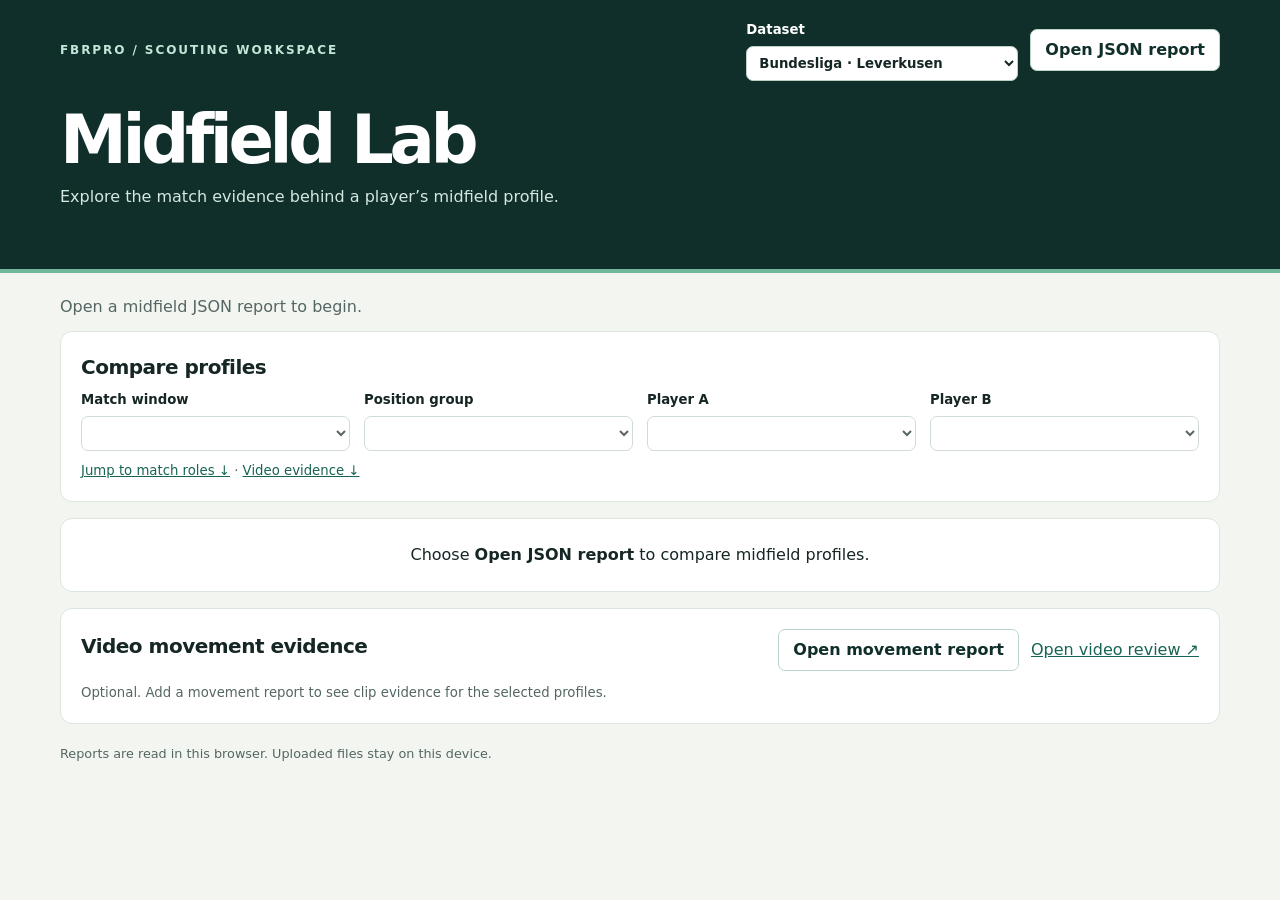
<file: dashboard/index.html>
<!doctype html>
<html lang="en">
<head>
<meta charset="utf-8"><meta name="viewport" content="width=device-width, initial-scale=1">
<title>Midfield Lab · FBRPRO</title>
<style>
:root{color-scheme:light;--ink:#162625;--muted:#546663;--line:#dce6df;--paper:#f3f6f0;--green:#176454;--warm:#a2482b;--navy:#102f2a;font-family:system-ui,-apple-system,sans-serif}*{box-sizing:border-box}body{margin:0;background:var(--paper);color:var(--ink);line-height:1.5}button,select,input{font:inherit}button,select,summary{cursor:pointer}a{color:var(--green)}button:focus-visible,select:focus-visible,summary:focus-visible{outline:3px solid #218e78;outline-offset:3px}.wrap{width:min(1160px,calc(100% - 40px));margin:auto}.hero{background:var(--navy);color:white;padding:20px 0 38px;border-bottom:4px solid #71b79c}.mast,.actions,.heading,.row{display:flex;align-items:center;gap:12px;flex-wrap:wrap}.mast,.heading{justify-content:space-between}.brand,.eyebrow{text-transform:uppercase;letter-spacing:.16em;font-size:.75rem;font-weight:750}.brand{color:#c2e6d7}.hero h1{font-size:clamp(2.45rem,6vw,4.2rem);letter-spacing:-.065em;margin:24px 0 0;line-height:1.05}.hero p{color:#d4e7e0;margin:10px 0 0}.btn{border:1px solid #bcd5c9;border-radius:7px;background:white;color:var(--navy);padding:8px 14px;font-weight:650}.btn.secondary{background:transparent;color:white}.meta{display:flex;gap:10px;flex-wrap:wrap;margin-top:22px}.badge,.pill{border-radius:20px;padding:4px 10px;font-size:.78rem;font-weight:650}.badge{background:#264941;color:#e5f4ed}.pill{background:#edf0e9;color:#41534d;display:inline-block}.pill.candidate{background:#dbf2e7;color:#155541}main{padding:22px 0 54px}.panel,.player{background:white;border:1px solid var(--line);border-radius:12px}.panel{padding:20px;margin-bottom:16px}.filters{display:grid;grid-template-columns:repeat(4,minmax(0,1fr));gap:14px}label{display:grid;gap:6px;font-size:.83rem;font-weight:700}select{width:100%;min-width:0;border:1px solid #bdcec4;border-radius:7px;background:#fff;color:var(--ink);padding:8px}h2{font-size:1.25rem;letter-spacing:-.025em;margin:0 0 8px}.sub,.hint,small{color:var(--muted)}.hint{font-size:.83rem;margin:10px 0 0}.notice{font-size:.86rem;padding:10px 12px;background:#fff5e5;border:1px solid #e9d7b9;border-radius:7px;margin:12px 0 0}.cards{display:grid;grid-template-columns:1fr 1fr;gap:14px;margin-bottom:16px}.player{padding:16px 18px;border-top:4px solid var(--green)}.player.b{border-top-color:var(--warm)}.player h2{margin:4px 0}.legend{display:flex;gap:14px;font-size:.8rem;color:var(--muted)}.dot{display:inline-block;width:9px;height:9px;border-radius:50%;background:var(--green);margin-right:4px}.dot.b{background:var(--warm)}.table{width:100%;border-collapse:collapse;table-layout:fixed;font-size:.89rem}.table th{text-align:left}.table th,.table td{padding:10px 8px;border-bottom:1px solid var(--line);vertical-align:top;overflow-wrap:anywhere}.table tr:last-child td{border:0}.table th:first-child{width:34%}.val{font-variant-numeric:tabular-nums;font-weight:750}.bar{height:5px;border-radius:5px;background:#e8eeea;margin:6px 0 3px;overflow:hidden}.fill{height:100%;background:var(--green)}.fill.b{background:var(--warm)}.table small{display:block;font-size:.76rem}.table details{margin-top:6px;font-size:.78rem}.table summary{color:var(--green)}.evidence{padding-left:18px;font-family:monospace;max-height:150px;overflow:auto}.empty{padding:24px;text-align:center}.status{margin:0 0 12px;color:var(--muted)}.status.error{color:#8b291d}.match-control{min-width:0}.score-track{height:5px;background:#e8eeea;border-radius:4px;margin:6px 0;overflow:hidden}.score-track i{display:block;height:100%;background:var(--green)}.dataset{color:white}.dataset select{min-width:200px}.timeline{max-height:390px;overflow:auto;margin-top:10px}.timeline th{background:white}.timeline thead th{position:sticky;top:0}.match-link{text-align:left;background:none;color:var(--green);border:0;padding:0;text-decoration:underline}.local{margin-bottom:7px}.signals{padding-left:18px;margin:8px 0}.signals li{margin:8px 0}.signals b{font-size:.8rem}.footer{color:var(--muted);font-size:.8rem;margin-top:20px}.visually-hidden{position:absolute;width:1px;height:1px;overflow:hidden;clip-path:inset(50%)}@media(max-width:730px){.filters{grid-template-columns:1fr 1fr}.panel{padding:14px}.wrap{width:calc(100% - 24px)}.table th,.table td{padding:8px 4px}.legend{margin-bottom:8px}}@media(max-width:390px){.filters{grid-template-columns:1fr}.table{font-size:.79rem}.pill{font-size:.68rem}}
</style>
</head>
<body>
<header class="hero"><div class="wrap">
<div class="mast"><div class="brand">FBRPRO / Scouting workspace</div><div class="actions"><label class="dataset" id="dataset-picker">Dataset<select id="dataset"><option value="bund">Bundesliga · Leverkusen</option><option value="epl">Premier League · first 3 rounds</option><option value="file" disabled>Opened report</option></select></label><button id="upload" class="btn" type="button">Open JSON report</button><input id="file" type="file" accept=".json,application/json" hidden></div></div>
<h1>Midfield Lab</h1><p>Explore the match evidence behind a player’s midfield profile.</p>
<div id="meta" class="meta"></div>
</div></header>
<main class="wrap">
<p id="status" class="status" role="status" aria-live="polite"></p>
<section class="panel" aria-labelledby="controls"><h2 id="controls">Compare profiles</h2>
<div class="filters">
<label class="match-control">Match window<select id="match"></select></label>
<label>Position group<select id="group"></select></label>
<label>Player A<select id="a"></select></label>
<label>Player B<select id="b"></select></label>
</div>
<div id="notice"></div>
<p class="hint"><a href="#role-assessment">Jump to match roles ↓</a> · <a href="#movement-evidence">Video evidence ↓</a></p>
</section>
<div id="results"></div>
<section class="panel" id="movement-evidence" aria-labelledby="movement-title">
 <div class="heading"><h2 id="movement-title">Video movement evidence</h2><div class="actions">
  <button id="movement-upload" class="btn" type="button">Open movement report</button>
  <input id="movement-file" type="file" accept=".json,application/json" hidden>
  <a href="../video/index.html">Open video review ↗</a>
 </div></div>
 <p id="movement-file-status" class="status" role="status"></p>
 <div id="movement-results"><p class="hint">Optional. Add a movement report to see clip evidence for the selected profiles.</p></div>
</section>
<div class="footer">Reports are read in this browser. Uploaded files stay on this device.</div>
</main>
<script id="sample-data" type="application/json">null</script>
<script id="epl-data" type="application/json">null</script>
<script>
"use strict";
const by = id => document.getElementById(id);
const esc = v => String(v ?? "").replace(/[&<>"']/g, c => ({"&":"&amp;","<":"&lt;",">":"&gt;",'"':"&quot;","'":"&#39;"}[c]));
const METRICS = [
 ["progressive_passing","Progressive passes","per 100 eligible passes"],
 ["progressive_pass_completion","Progressive pass completion","per 100 progressive passes with known outcomes"],
 ["deep_progressive_passing","Deep progressive passes","per 100 eligible deep central passes"],
 ["progressive_carrying","Progressive carries","per 100 eligible carries"],
 ["deep_distribution","Deep distribution share","per 100 team deep central passes"],
 ["advanced_distribution","Advanced distribution share","per 100 team advanced central passes"],
 ["chance_creation","Passes linked to shots","per 100 eligible passes"],
 ["advanced_chance_creation","Advanced passes linked to shots","per 100 eligible advanced central passes"],
 ["pressing","Pressures","per 100 opponent possessions"],
 ["midfield_interventions","Middle-third tackles and interceptions","per 100 opponent possessions"],
 ["deep_interventions","Deep central tackles and interceptions","per 100 opponent possessions"],
 ["box_involvement","Box shots and carries","per 100 team possessions"],
];
const ROLES = [["deep_lying_playmaker","Deep-lying playmaker"],["advanced_playmaker","Advanced playmaker"],["ball_winning_midfielder","Ball-winning midfielder"],["holding_midfielder","Holding midfielder"],["box_to_box_midfielder","Box-to-box midfielder"]];
const LEGACY_STATUS = {unassessed:"Unassessed",candidate:"Candidate",below_pilot_threshold:"Below pilot threshold",reviewed:"Reviewed",match_observation:"Match observation",match_supported:"Supported in this match",match_below_rule:"Below match rule"};
const GROUP = {defensive:"Defensive midfield",central:"Central midfield",attacking:"Attacking midfield"};
const num = n => Number.isFinite(n) ? new Intl.NumberFormat("en",{maximumFractionDigits:1}).format(n) : "—";
const pct = n => Number.isFinite(n) ? num(n * 100) + "%" : "—";
const integer = n => Number.isSafeInteger(n) && n >= 0;
const count = n => Number.isFinite(n) && n >= 0;
const string = n => typeof n === "string" && n.length > 0;
let report, sourceName, isSample;
let movementReport, movementUploadGeneration=0;
function validate(data){
 if(!data || data.version!=="midfield-v0.1" || !Array.isArray(data.matches) || !Array.isArray(data.profiles)) throw Error("Choose an fbrpro midfield-v0.1 report.");
 const ids = new Set();
 for(const m of data.matches){
  if(!m || !string(m.match_id) || ids.has(m.match_id)) throw Error("The match list has missing or duplicate IDs.");
  ids.add(m.match_id);
 }
 function checkMetrics(metrics){
  if(!metrics || typeof metrics!=="object" || Array.isArray(metrics)) throw Error("A profile has missing metrics.");
  for(const [key] of METRICS){
   const m = metrics[key];
   if(m===undefined) continue;
   if(!m || !integer(m.count) || !integer(m.denominator) || !integer(m.excluded) ||
       !(m.per_100===null || count(m.per_100)) || !(m.coverage===null || (count(m.coverage) && m.coverage<=1)) ||
       !Array.isArray(m.evidence) || m.evidence.some(e=>!e || !string(e.event_id) || !ids.has(e.match_id)))
    throw Error("Invalid metric in report: "+key+".");
  }
 }
 for(const p of data.profiles){
  if(!p || !string(p.player_name) || !string(p.team_id) || !Array.isArray(p.scope) ||
     !Object.hasOwn(GROUP,p.scope[2]) || !count(p.estimated_minutes) || !Array.isArray(p.matches) ||
     !(p.roles || p.role_comparison)) throw Error("A player profile is incomplete.");
  checkMetrics(p.metrics);
  for(const m of p.matches){
   if(!m || !ids.has(m.match_id) || !count(m.estimated_minutes)) throw Error("A profile references an invalid match.");
   checkMetrics(m.metrics);
  }
 }
 return data;
}
function option(select,value,label){
 const opt=document.createElement("option");opt.value=value;opt.textContent=label;select.append(opt);
}
function load(data,name,sample=false){
 const checked=validate(data);
 report=checked;sourceName=name;isSample=sample;
 by("match").replaceChildren();option(by("match"),"", "All report matches");
 for(const m of report.matches) option(by("match"),m.match_id,matchLabel(m.match_id));
 by("group").replaceChildren();option(by("group"),"","All midfield groups");
 for(const [key,val] of Object.entries(GROUP)) if(report.profiles.some(p=>p.scope[2]===key)) option(by("group"),key,val);
 by("meta").innerHTML=[sourceName,report.matches.length+" match"+(report.matches.length===1?"":"es"),report.profiles.length+" profiles"].map(x=>'<span class="badge">'+esc(x)+'</span>').join("");
 setStatus(sample?sourceName+" · StatsBomb Open Data":"Loaded "+sourceName+".");
 refresh(true);
}
function setStatus(text,error=false){by("status").textContent=text;by("status").classList.toggle("error",error)}
function matchLabel(id){
 const m=report.matches.find(x=>x.match_id===id);
 return m ? [m.date,m.fixture || "Match "+(m.source_match_id ?? m.match_id)].filter(Boolean).join(" · ") : id;
}
function scoped(p){
 if(!by("match").value) return {metrics:p.metrics, minutes:p.estimated_minutes,matches:p.matches.length};
 const m=p.matches.find(m=>m.match_id===by("match").value);
 return m ? {metrics:m.metrics,minutes:m.estimated_minutes,matches:1} : null;
}
function refresh(reset=false){
 const oldGroup=reset?"":by("group").value;
 const available=report.profiles.map((p,i)=>[p,i]).filter(([p])=>scoped(p));
 by("group").replaceChildren();
 option(by("group"),"","All midfield groups ("+available.length+")");
 for(const [key,label] of Object.entries(GROUP)){
  const n=available.filter(([p])=>p.scope[2]===key).length;
  if(n)option(by("group"),key,label+" ("+n+")");
 }
 by("group").value=available.some(([p])=>p.scope[2]===oldGroup)?oldGroup:"";
 by("group").disabled=!available.length;
 const group=by("group").value;
 const list=available.filter(([p])=>!group||p.scope[2]===group)
  .sort(([a],[b])=>scoped(b).minutes-scoped(a).minutes||a.player_name.localeCompare(b.player_name));
 for(const id of ["a","b"]){
  const el=by(id), prev=reset?"":el.value;
  el.replaceChildren();option(el,"",list.length?"Select a player":"No profiles");
  for(const [p,i] of list) option(el,String(i),[p.player_name,p.team_name,GROUP[p.scope[2]],num(scoped(p).minutes)+" min"].filter(Boolean).join(" · "));
  if(list.some(([,i])=>String(i)===prev)) el.value=prev;
  else if(id==="a") el.value=String(list[0]?.[1] ?? "");
  else {
   const first=selected("a");
   const peer=list.find(([p,i])=>String(i)!==by("a").value&&p.scope[2]===first?.scope[2]&&p.team_id===first?.team_id) ||
     list.find(([p,i])=>String(i)!==by("a").value&&p.scope[2]===first?.scope[2]) ||
     list.find(([,i])=>String(i)!==by("a").value);
   el.value=peer?String(peer[1]):"";
  }
  el.disabled=!list.length;
 }
 render();
}
function selected(id){const v=by(id).value;return v===""?null:report.profiles[Number(v)]}
function card(p,v,letter){
 return p?'<article class="player '+letter+'"><div class="eyebrow">Player '+letter.toUpperCase()+'</div><h2>'+esc(p.player_name)+'</h2><div class="sub">'+esc([p.team_name,GROUP[p.scope[2]]].filter(Boolean).join(' · '))+' · '+num(v.minutes)+' estimated min · '+v.matches+' match'+(v.matches===1?"":"es")+'</div></article>':'<article class="player '+letter+' empty">Select Player '+letter.toUpperCase()+' to compare.</article>';
}
function metricCell(m,scale,letter){
 if(!m || m.per_100===null || !m.denominator) return '<td><span class="sub">Unassessed</span>'+(m?.excluded?'<small>'+num(m.excluded)+' excluded</small>':'')+'</td>';
 const evidence=m.evidence.length?'<details><summary>'+m.evidence.length+' supporting event IDs</summary><ul class="evidence">'+m.evidence.map(e=>'<li>'+esc(matchLabel(e.match_id))+'<br>'+esc(e.event_id)+'</li>').join("")+'</ul></details>':"";
 return '<td><span class="val">'+num(m.per_100)+'</span><div class="bar" aria-hidden="true"><div class="fill '+letter+'" style="width:'+Math.min(100,100*m.per_100/scale)+'%"></div></div><small>'+num(m.count)+' / '+num(m.denominator)+' opportunities · '+pct(m.coverage)+' field coverage'+(m.excluded?' · '+num(m.excluded)+' excluded':'')+'</small>'+evidence+'</td>';
}
const scoreText=v=>Number.isFinite(v)?num(v)+"%":"—";
function contextFor(p,matchOnly){
 return matchOnly?p?.matches.find(m=>m.match_id===by("match").value):p;
}
const videoMeasures={
 deep_central_share:"Own-third central occupancy",advanced_central_share:"Final-third central occupancy",
 middle_third_share:"Middle-third occupancy",end_thirds_balance:"Balanced use of both end thirds",
 movement_rate:"Movement per minute (% of pitch length)"
};
const videoSeconds=ms=>num((ms||0)/1000)+" s";
function videoRole(p,key,matchOnly){
 if(!matchOnly){
  const summary=p.video_role_summary, role=summary?.roles?.[key];
  if(!role)return "";
  return '<small>Video + events · '+num(role.scored_matches)+' / '+num(summary.total_matches)+
   ' matches scored · '+videoSeconds(role.usable_ms)+' usable · '+num(role.strongest_matches)+' strongest-pattern matches</small>';
 }
 const evidence=contextFor(p,true)?.video_role_evidence, role=evidence?.roles?.[key];
 if(!role)return "";
 const status=Number.isFinite(role.comparison_pct)?scoreText(role.comparison_pct)+' · '+num(role.peer_count)+' comparable midfielders':
   esc(role.reason||"Evidence unavailable");
 const signals=Array.isArray(role.signals)?role.signals.filter(Boolean).map(m=>{
  const video=m.source==="video", title=videoMeasures[m.metric]||METRICS.find(x=>x[0]===m.metric)?.[1]||m.metric;
  const value=Number.isFinite(m.value)?(video&&m.metric!=="movement_rate"?scoreText(100*m.value):num(m.value)):"—";
  const support=video?videoSeconds(m.usable_ms)+' usable':num(m.opportunities||0)+' event opportunities · '+pct(m.coverage)+' field coverage';
  return '<li>'+esc(title)+' · '+value+'<small>'+support+'</small></li>';
 }).join(""):"";
 return '<details><summary>Video + events · '+status+'</summary><small>'+videoSeconds(evidence.usable_ms)+
  ' mapped during '+videoSeconds(evidence.midfield_position_ms)+' in position</small><ul class="signals">'+signals+'</ul></details>';
}
function roleCell(p,k,matchOnly){
 if(!p)return '<td>—</td>';
 const v=contextFor(p,matchOnly)?.role_comparison?.[k];
 const video=videoRole(p,k,matchOnly);
 if(!v)return '<td><small>Event comparison unavailable.</small>'+video+'</td>';
 const titleFor=key=>METRICS.find(x=>x[0]===key)?.[1]??key;
 const scored=Number.isFinite(v.comparison_pct);
 const main=scored?'<span class="val">'+scoreText(v.comparison_pct)+'</span><small>Relative to '+num(v.peer_count)+' other midfielders</small>':
  '<span class="pill">Not compared</span><small>'+esc(v.reason??"Evidence unavailable")+'</small>';
 const details=scored&&Array.isArray(v.measures)?v.measures.filter(Boolean).map(m=>'<li><b>'+esc(titleFor(m.metric))+'</b><small>'+num(m.per_100)+' per 100 · '+num(m.count)+' actions / '+num(m.opportunities)+' opportunities</small><small>Higher than '+num(m.higher_than)+' · tied with '+num(m.tied_with)+' · lower than '+num(m.lower_than)+(m.leads?' · leads this measure':'')+'</small></li>').join(""):"";
 return '<td>'+main+(details?'<details><summary>Compare the stats</summary><ul class="signals">'+details+'</ul></details>':'')+video+'</td>';
}
function labels(p,matchOnly){
 const v=contextFor(p,matchOnly);
 const names=(Array.isArray(v?.relative_labels)?v.relative_labels:[]).map(k=>v.role_comparison?.[k]?.label).filter(Boolean);
 const result=names.length?names.map(x=>'<span class="pill candidate">'+esc(x)+'</span>').join(" "):'<small>No distinct label from available comparisons</small>';
 const evidence=matchOnly?v?.video_role_evidence:null;
 const videoNames=videoRoleNames(evidence);
 return result+(videoNames.length?'<small>Video + events · '+videoNames.map(esc).join(", ")+'</small>':"");
}
function videoRoleNames(evidence){
 return Array.isArray(evidence?.relative_labels)?evidence.relative_labels.map(key=>evidence.roles?.[key]?.label).filter(Boolean):[];
}
function timeline(p,q,header){
 const profiles=[p,q];
 const dates=[...new Set(profiles.flatMap(p=>p?.matches.map(m=>m.match_id)||[]))]
   .sort((a,b)=>matchLabel(a).localeCompare(matchLabel(b)));
 const cell=(p,id)=>{
  const m=p?.matches.find(x=>x.match_id===id);
  if(!m)return '<td><small>No minutes in this position group</small></td>';
  const details=(Array.isArray(m.relative_labels)?m.relative_labels:[]).map(k=>m.role_comparison?.[k]).filter(Boolean).map(v=>
    '<span class="pill candidate">'+esc(v.label)+' '+scoreText(v.comparison_pct)+'</span>').join(" ");
  const evidence=m.video_role_evidence;
  const names=videoRoleNames(evidence);
  const video=evidence?'<small>Video + events · '+(names.length?names.map(esc).join(', '):'Unassessed')+
   ' · '+videoSeconds(evidence.usable_ms)+' usable</small>':"";
  return '<td>'+(details||'<small>No distinct label</small>')+'<small>'+num(m.estimated_minutes)+' min</small>'+video+'</td>';
 };
 return '<section class="panel" id="role-assessment"><h2>Match role timeline</h2><p class="hint">These labels compare players in the same match and position group. Choose a match to see the rates behind its label.</p>'+
 '<div class="timeline"><table class="table">'+header.replace(">Measure<",">Match<")+'<tbody>'+dates.map(id=>'<tr><th scope="row"><button class="match-link" type="button" data-match="'+esc(id)+'">'+esc(matchLabel(id))+'</button></th>'+cell(p,id)+cell(q,id)+'</tr>').join("")+'</tbody></table></div></section>';
}
function movementMatchIds(data){
 return data.analysis_scope==="selected_clips"?[data.match_id]:data.match_ids;
}
function validateMovement(data){
 if(data?.version!=="fbrpro-video-metrics-v1"||
    !["selected_clips","selected_clips_across_matches"].includes(data.analysis_scope))
  throw Error("Choose an fbrpro movement report.");
 const ids=movementMatchIds(data);
 if(!Array.isArray(ids)||!ids.length||!ids.every(string)||new Set(ids).size!==ids.length)
  throw Error("The movement report has invalid match IDs.");
 const groups=data.position_groups??[];
 const validMeasure=m=>m&&string(m.metric)&&string(m.label)&&["ms","episodes"].includes(m.unit)&&
  [m.numerator,m.denominator,m.excluded].every(integer)&&m.numerator<=m.denominator&&
  (m.coverage_pct===null||(count(m.coverage_pct)&&m.coverage_pct<=100))&&
  (m.per_100===null||(count(m.per_100)&&m.per_100<=100))&&
  Array.isArray(m.observations)&&m.observations.every(o=>o&&ids.includes(o.match_id)&&
   (o.reason==null||string(o.reason)));
 if(!Array.isArray(groups)||groups.some(g=>!g||!Object.hasOwn(GROUP,g.position_group)||!Array.isArray(g.players)||
    g.players.some(p=>!p||!string(p.player_id)||!string(p.team_id)||!Array.isArray(p.measures)||!p.measures.every(validMeasure))))
  throw Error("The movement report has invalid position-group evidence.");
 return data;
}
function movementProfile(p){
 if(!p||!string(p.player_id)||!string(movementReport.competition_id)||!string(movementReport.season_id)||
    p.scope[0]!==movementReport.competition_id||p.scope[1]!==movementReport.season_id)return;
 const group=movementReport.position_groups?.find(g=>g.position_group===p.scope[2]);
 const entry=group?.players.find(v=>v.player_id===p.player_id&&v.team_id===p.team_id);
 const ids=new Set(p.matches.map(m=>m.match_id));
 if(entry?.measures.every(m=>m.observations.every(o=>ids.has(o.match_id))))return entry;
}
function movementCell(m,p){
 if(!m)return '<td><small>'+(p?'No linked evidence for this profile':'Select a player')+'</small></td>';
 const units=m.unit==="ms"?"seconds":"opportunities";
 const amount=n=>num(m.unit==="ms"?n/1000:n);
 const reasons=[...new Set(m.observations.map(o=>o.reason).filter(Boolean))];
 const exclusions=reasons.length?'<details><summary>Coverage notes</summary><ul class="signals">'+
  reasons.map(reason=>'<li>'+esc(reason)+'</li>').join("")+'</ul></details>':"";
 const peer=m.comparison;
 const comparison=peer&&[peer.higher,peer.tied,peer.lower,peer.missing].every(integer)?
  '<small>Peers’ rates · '+num(peer.higher)+' higher · '+num(peer.tied)+' tied · '+
  num(peer.lower)+' lower · '+num(peer.missing)+' unavailable</small>':"";
 return '<td><span class="val">'+(m.denominator&&count(m.per_100)?num(m.per_100)+' per 100':'No observable evidence')+'</span>'+
  '<small>'+amount(m.numerator)+' / '+amount(m.denominator)+' observed '+units+'</small>'+
  '<small>'+(m.coverage_pct===null?'Coverage unavailable':num(m.coverage_pct)+'% coverage')+' · '+
  amount(m.excluded)+' excluded '+units+'</small>'+comparison+exclusions+'</td>';
}
function renderMovement(){
 if(!movementReport)return;
 const output=by("movement-results");
 const hint=message=>{output.innerHTML='<p class="hint">'+esc(message)+'</p>';};
 if(!report)return hint("Open a midfield report to link these movement measures to player profiles.");
 const ids=movementMatchIds(movementReport), selectedMatch=by("match").value;
 if(!ids.every(id=>report.matches.some(m=>m.match_id===id)))
  return hint("The movement report includes matches outside this midfield report.");
 if(!string(movementReport.competition_id)||!string(movementReport.season_id))
  return hint("The movement report needs confirmed competition and season IDs before it can be linked.");
 const pooled=movementReport.analysis_scope==="selected_clips_across_matches";
 if(pooled?selectedMatch:!(selectedMatch===ids[0]||(!selectedMatch&&report.matches.length===1))){
  return hint(pooled?"Select All report matches to view pooled movement evidence.":
   "Select "+matchLabel(ids[0])+" to view its movement evidence.");
 }
 const p=selected("a"),q=selected("b"),left=movementProfile(p),right=movementProfile(q);
 const measures=new Map([...(left?.measures||[]),...(right?.measures||[])].map(m=>[m.metric,m.label]));
 if(!measures.size)return hint("No movement evidence matches the selected player, team, position group and match window.");
 const header='<thead><tr><th scope="col">Measure</th><th scope="col">'+esc(p?.player_name||"Player A")+
  '</th><th scope="col">'+esc(q?.player_name||"Player B")+'</th></tr></thead>';
 const rows=[...measures].map(([key,label])=>'<tr><th scope="row">'+esc(label)+'</th>'+
  movementCell(left?.measures.find(m=>m.metric===key),p)+movementCell(right?.measures.find(m=>m.metric===key),q)+'</tr>');
 output.innerHTML='<p class="hint">'+(pooled?'Selected clips across '+ids.length+' matches':'Selected clips · '+esc(matchLabel(ids[0])))+
  '. Rates describe observable opportunities in the video report.</p>'+
  '<table class="table">'+header+'<tbody>'+rows.join("")+'</tbody></table>';
}
function render(){
 renderMovement();
 const p=selected("a"),q=selected("b"),a=p&&scoped(p),b=q&&scoped(q),matchOnly=Boolean(by("match").value);
 by("notice").innerHTML=p&&q&&(p===q || JSON.stringify(p.scope)!==JSON.stringify(q.scope))?'<p class="notice">'+(p===q?'The same profile is selected twice.':'These profiles are from different position groups or competition-seasons. Treat the comparison as descriptive.')+'</p>':'';
 if(!a && !b){by("results").innerHTML='<section class="panel empty">No profiles match this selection.</section>';return}
 const header='<thead><tr><th scope="col">Measure</th><th scope="col">'+esc(p?.player_name || "Player A")+'</th><th scope="col">'+esc(q?.player_name || "Player B")+'</th></tr></thead>';
 const rows=METRICS.map(([key,label,unit])=>{
  const l=a?.metrics[key],r=b?.metrics[key];
  const scale=Math.max(100,l?.per_100??0,r?.per_100??0);
  return '<tr><th scope="row">'+label+'<small>'+unit+'</small></th>'+metricCell(l,scale,"a")+metricCell(r,scale,"b")+'</tr>';
 }).join("");
 const scopeText=matchOnly?"Compares both teams in this match, within the same midfield position group.":"Compares pooled rates across the matches in this report, within the same competition, season and midfield group.";
 const roleRows=ROLES.map(([k,name])=>{
  const v=contextFor(p,matchOnly)?.role_comparison?.[k]||contextFor(q,matchOnly)?.role_comparison?.[k];
  return '<tr><th scope="row">'+esc(v?.label||name)+(v?.definition?'<small>'+esc(v.definition)+'</small>':'')+'</th>'+roleCell(p,k,matchOnly)+roleCell(q,k,matchOnly)+'</tr>';
 }).join("");
 by("results").innerHTML='<div class="cards">'+card(p,a,"a")+card(q,b,"b")+'</div>'+
 '<section class="panel" id="role-assessment"><h2>'+(matchOnly?'This match':'Across the report')+' · role comparison</h2>'+
 '<p class="hint">'+scopeText+' Scores show the share of peers beaten, counting ties as half, averaged across the role’s measures. They are not probabilities or ability grades.</p>'+
 '<table class="table">'+header+'<tbody><tr><th scope="row">Strongest measured pattern</th><td>'+labels(p,matchOnly)+'</td><td>'+labels(q,matchOnly)+'</td></tr>'+roleRows+'</tbody></table></section>'+
 (!matchOnly?timeline(p,q,header).replace(' id="role-assessment"',''):'')+
 '<details class="panel"><summary><b>All match statistics and event IDs</b></summary>'+
 '<p class="hint">Passing completion measures execution. The role comparisons above use behaviour rates.</p>'+
 '<table class="table">'+header+'<tbody>'+rows+'</tbody></table></details>';
}
function sample(){
 const epl=by("dataset").value==="epl";
 const data=JSON.parse(by(epl?"epl-data":"sample-data").textContent);
 if(!data)return;
 load(data,epl?"Premier League 2015/16 · rounds 1–3":"Bundesliga 2023/24 · Leverkusen’s 34 matches",true);
}
by("dataset").addEventListener("change",()=>{++uploadGeneration;sample()});
by("upload").addEventListener("click",()=>by("file").click());
let uploadGeneration=0;
by("file").addEventListener("change",async e=>{
 const file=e.target.files[0],generation=++uploadGeneration;e.target.value="";
 if(!file)return;
 try{
  if(file.size>25*1024*1024)throw Error("This report exceeds 25 MB. Generate a report for a smaller match window.");
  const data=JSON.parse(await file.text());
  if(generation===uploadGeneration){load(data,file.name);by("dataset").value="file";}
 }catch(err){if(generation===uploadGeneration)setStatus("Could not load report: "+err.message+" The previous report is still displayed.",true)}
});
by("movement-upload").addEventListener("click",()=>by("movement-file").click());
by("movement-file").addEventListener("change",async e=>{
 const file=e.target.files[0],generation=++movementUploadGeneration;e.target.value="";
 if(!file)return;
 const status=by("movement-file-status");
 try{
  if(file.size>25*1024*1024)throw Error("Choose a movement report smaller than 25 MB.");
  const data=validateMovement(JSON.parse(await file.text()));
  if(generation!==movementUploadGeneration)return;
  movementReport=data;status.textContent="Loaded "+file.name+".";status.classList.remove("error");
  renderMovement();
 }catch(err){
  if(generation!==movementUploadGeneration)return;
  status.textContent=err.message;status.classList.add("error");
 }
});
by("results").addEventListener("click",e=>{
 const button=e.target.closest("button[data-match]");
 if(button){by("match").value=button.dataset.match;refresh();by("role-assessment")?.scrollIntoView();}
});
for(const id of ["match","group"]) by(id).addEventListener("change",()=>{if(report)refresh()});
for(const id of ["a","b"]) by(id).addEventListener("change",render);
if(by("sample-data").textContent.trim()==="null"){
 by("dataset-picker").hidden=true;
 for(const id of ["match","group","a","b"])by(id).disabled=true;
 by("status").textContent="Open a midfield JSON report to begin.";
 by("results").innerHTML='<section class="panel empty">Choose <b>Open JSON report</b> to compare midfield profiles.</section>';
}else sample();
</script>
</body>
</html>
</file>
